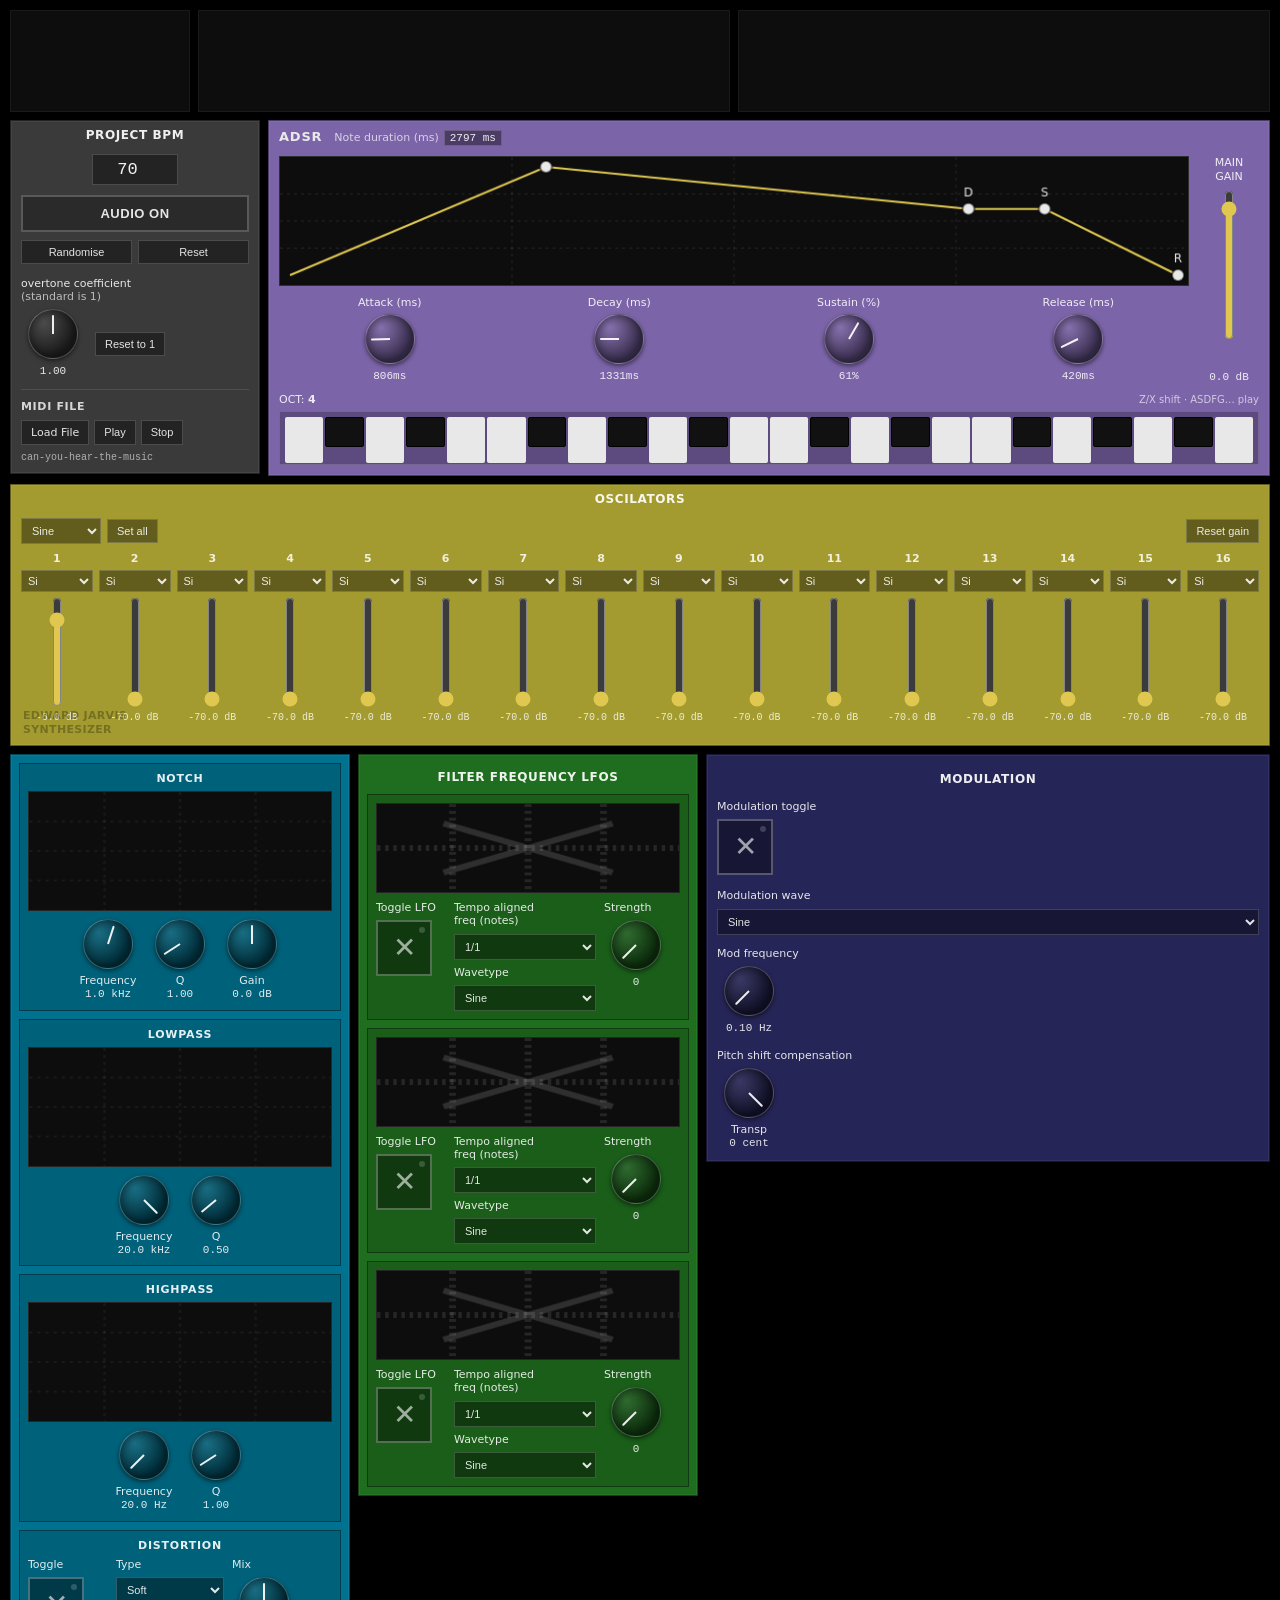
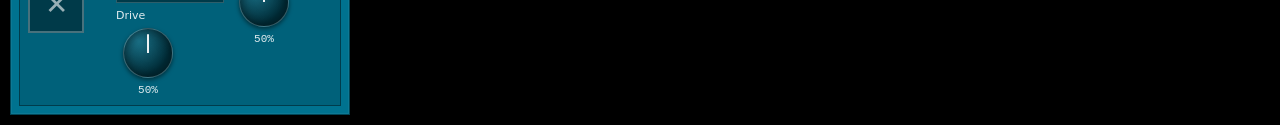
<file: synth/index.html>
<!DOCTYPE html>
<html lang="en">
<head>
  <meta charset="UTF-8" />
  <meta name="viewport" content="width=device-width, initial-scale=1.0" />
  <title>The Synth Moment</title>
  <link rel="icon" href="data:," />
  <link rel="stylesheet" href="styles.css" />
</head>
<body>
  <div id="max-synth" class="max-synth">

    <!-- Top visualizers -->
    <div class="top-row">
      <div class="viz-panel viz-meter">
        <canvas id="meter-canvas" width="180" height="100" aria-label="Output meter"></canvas>
      </div>
      <div class="viz-panel viz-scope">
        <canvas id="scope-canvas" width="400" height="100" aria-label="Oscilloscope"></canvas>
      </div>
      <div class="viz-panel viz-spectrum">
        <canvas id="spectrum-canvas" width="500" height="100" aria-label="Spectrum"></canvas>
      </div>
    </div>

    <!-- Global row: project+midi | adsr+keyboard -->
    <div class="global-row">

      <!-- Project / global controls -->
      <section class="panel panel-project" aria-label="Project controls">
        <div class="panel-title">PROJECT BPM</div>
        <div class="project-bpm-row">
          <input id="bpm" type="number" min="20" max="300" value="120" />
        </div>

        <button id="audio-btn" class="audio-btn" type="button" aria-pressed="false">AUDIO ON</button>

        <div class="project-actions">
          <button id="randomise-btn" class="tiny-btn" type="button">Randomise</button>
          <button id="reset-btn"     class="tiny-btn" type="button">Reset</button>
        </div>

        <div class="project-row">
          <div class="small-label">overtone coefficient<br><span class="small-dim">(standard is 1)</span></div>
          <div class="mini-row">
            <div class="knob" id="overtone-knob" title="Double-click to reset"
              data-min="0" data-max="2" data-step="0.01" data-scale="linear" data-value="1">
              <div class="knob-face"><div class="knob-indicator"></div></div>
              <div class="knob-value" id="overtone-val">1.00</div>
            </div>
            <div class="reset-col">
              <button id="overtone-reset" class="tiny-btn" type="button">Reset to 1</button>
            </div>
          </div>
        </div>

        <!-- MIDI Section -->
        <div class="midi-section">
          <div class="midi-title">MIDI FILE</div>
          <div class="midi-controls">
            <label class="tiny-btn midi-load-btn" tabindex="0" role="button">
              Load File
              <input id="midi-file" type="file" accept=".mid,.midi">
            </label>
            <button id="midi-play" class="tiny-btn" type="button" disabled>Play</button>
            <button id="midi-stop" class="tiny-btn" type="button" disabled>Stop</button>
          </div>
          <div class="midi-status" id="midi-status">No file loaded</div>
        </div>
      </section>

      <!-- ADSR + Main Gain + Keyboard -->
      <section class="panel panel-adsr adsrCard" aria-label="Envelope and gain">

        <div class="adsrHeader">
          <div class="adsrTitle">ADSR</div>
          <div class="note-dur-row">
            <span class="note-dur-label">Note duration (ms)</span>
            <span class="note-dur-val" id="note-duration-val">—</span>
          </div>
        </div>

        <div class="adsrGraph">
          <canvas id="env-canvas" width="640" height="260" aria-label="Envelope editor"></canvas>
        </div>

        <div class="adsrGain" aria-label="Main gain">
          <div class="small-label">MAIN<br>GAIN</div>
          <input id="main-gain" class="v-fader" type="range" min="-70" max="6" step="0.1" value="0"
            aria-label="Main gain" />
          <div class="fader-readout" id="main-gain-val">0.0 dB</div>
        </div>

        <div class="adsrKnobs" aria-label="ADSR controls">
          <div class="adsrKnob">
            <div class="small-label">Attack (ms)</div>
            <div class="knob" id="adsr-attack-knob" title="Double-click to reset"
              data-min="0" data-max="5000" data-step="1" data-scale="linear" data-value="40">
              <div class="knob-face"><div class="knob-indicator"></div></div>
              <div class="knob-value" id="adsr-attack-val">40ms</div>
            </div>
          </div>

          <div class="adsrKnob">
            <div class="small-label">Decay (ms)</div>
            <div class="knob" id="adsr-decay-knob" title="Double-click to reset"
              data-min="0" data-max="8000" data-step="1" data-scale="linear" data-value="180">
              <div class="knob-face"><div class="knob-indicator"></div></div>
              <div class="knob-value" id="adsr-decay-val">180ms</div>
            </div>
          </div>

          <div class="adsrKnob">
            <div class="small-label">Sustain (%)</div>
            <div class="knob" id="adsr-sustain-knob" title="Double-click to reset"
              data-min="0" data-max="100" data-step="1" data-scale="linear" data-value="62">
              <div class="knob-face"><div class="knob-indicator"></div></div>
              <div class="knob-value" id="adsr-sustain-val">62%</div>
            </div>
          </div>

          <div class="adsrKnob">
            <div class="small-label">Release (ms)</div>
            <div class="knob" id="adsr-release-knob" title="Double-click to reset"
              data-min="5" data-max="6000" data-step="1" data-scale="linear" data-value="420">
              <div class="knob-face"><div class="knob-indicator"></div></div>
              <div class="knob-value" id="adsr-release-val">420ms</div>
            </div>
          </div>
        </div>

        <!-- Keyboard lives inside the ADSR panel -->
        <div class="adsr-keys">
          <div class="keys-header">
            <span class="small-label">OCT: <strong id="octave-display">4</strong></span>
            <span class="small-dim">Z/X shift · ASDFG… play</span>
          </div>
          <div id="keyboard" class="keyboard" aria-label="Keyboard"></div>
        </div>

      </section>
    </div>

    <!-- Oscillators: full width -->
    <section class="panel panel-oscs" aria-label="Oscillators">
      <div class="panel-title center">OSCILATORS</div>
      <div class="osc-topbar">
        <div class="set-all">
          <select id="osc-set-all-wave">
            <option value="sine">Sine</option>
            <option value="sawtooth">Sawtooth</option>
            <option value="triangle">Triangle</option>
            <option value="square">Square</option>
          </select>
          <button id="osc-set-all" class="tiny-btn" type="button">Set all</button>
        </div>
        <div class="spacer"></div>
        <button id="osc-reset-gain" class="tiny-btn" type="button">Reset gain</button>
      </div>
      <div id="osc-grid" class="osc-grid"></div>
      <div class="brand">EDWARD JARVIS<br>SYNTHESIZER</div>
    </section>

    <!-- FX row: Filters | Filter LFOs | Modulation -->
    <div class="fx-row">

      <!-- Filters column -->
      <div class="panel panel-filters" aria-label="Filters">

        <div class="filter-block">
          <div class="filter-title">NOTCH</div>
          <canvas id="notch-canvas" width="260" height="120" aria-label="Notch response"></canvas>
          <div class="filter-knobs">
            <div class="knob" id="notch-freq-knob" title="Double-click to reset"
              data-min="20" data-max="20000" data-step="1" data-scale="log" data-value="1000">
              <div class="knob-face"><div class="knob-indicator"></div></div>
              <div class="knob-caption">Frequency</div>
              <div class="knob-value" id="notch-freq-val">1.0 kHz</div>
            </div>
            <div class="knob" id="notch-q-knob" title="Double-click to reset"
              data-min="0.1" data-max="20" data-step="0.1" data-scale="linear" data-value="1">
              <div class="knob-face"><div class="knob-indicator"></div></div>
              <div class="knob-caption">Q</div>
              <div class="knob-value" id="notch-q-val">1.00</div>
            </div>
            <div class="knob" id="notch-gain-knob" title="Double-click to reset"
              data-min="-24" data-max="24" data-step="0.1" data-scale="linear" data-value="0">
              <div class="knob-face"><div class="knob-indicator"></div></div>
              <div class="knob-caption">Gain</div>
              <div class="knob-value" id="notch-gain-val">0.0 dB</div>
            </div>
          </div>
        </div>

        <div class="filter-block">
          <div class="filter-title">LOWPASS</div>
          <canvas id="lp-canvas" width="260" height="120" aria-label="Lowpass response"></canvas>
          <div class="filter-knobs">
            <div class="knob" id="lp-freq-knob" title="Double-click to reset"
              data-min="20" data-max="20000" data-step="1" data-scale="log" data-value="20000">
              <div class="knob-face"><div class="knob-indicator"></div></div>
              <div class="knob-caption">Frequency</div>
              <div class="knob-value" id="lp-freq-val">20.0 kHz</div>
            </div>
            <div class="knob" id="lp-q-knob" title="Double-click to reset"
              data-min="0.1" data-max="20" data-step="0.1" data-scale="linear" data-value="0.5">
              <div class="knob-face"><div class="knob-indicator"></div></div>
              <div class="knob-caption">Q</div>
              <div class="knob-value" id="lp-q-val">0.50</div>
            </div>
          </div>
        </div>

        <div class="filter-block">
          <div class="filter-title">HIGHPASS</div>
          <canvas id="hp-canvas" width="260" height="120" aria-label="Highpass response"></canvas>
          <div class="filter-knobs">
            <div class="knob" id="hp-freq-knob" title="Double-click to reset"
              data-min="20" data-max="20000" data-step="1" data-scale="log" data-value="20">
              <div class="knob-face"><div class="knob-indicator"></div></div>
              <div class="knob-caption">Frequency</div>
              <div class="knob-value" id="hp-freq-val">20 Hz</div>
            </div>
            <div class="knob" id="hp-q-knob" title="Double-click to reset"
              data-min="0.1" data-max="20" data-step="0.1" data-scale="linear" data-value="1">
              <div class="knob-face"><div class="knob-indicator"></div></div>
              <div class="knob-caption">Q</div>
              <div class="knob-value" id="hp-q-val">1.00</div>
            </div>
          </div>
        </div>

        <div class="filter-block dist-block" aria-label="Post-filter distortion">
          <div class="filter-title">DISTORTION</div>
          <div class="dist-controls">
            <div class="dist-col">
              <div class="small-label">Toggle</div>
              <button id="dist-toggle" class="big-toggle" type="button" aria-pressed="false">✕</button>
            </div>
            <div class="dist-col">
              <div class="small-label">Type</div>
              <select id="dist-type">
                <option value="soft" selected>Soft</option>
                <option value="hard">Hard</option>
              </select>
              <div class="small-label">Drive</div>
              <div class="knob" id="dist-drive-knob" title="Double-click to reset"
                data-min="0" data-max="1" data-step="0.01" data-scale="linear" data-value="0.5">
                <div class="knob-face"><div class="knob-indicator"></div></div>
                <div class="knob-value" id="dist-drive-val">50%</div>
              </div>
            </div>
            <div class="dist-col">
              <div class="small-label">Mix</div>
              <div class="knob" id="dist-mix-knob" title="Double-click to reset"
                data-min="0" data-max="1" data-step="0.01" data-scale="linear" data-value="0.5">
                <div class="knob-face"><div class="knob-indicator"></div></div>
                <div class="knob-value" id="dist-mix-val">50%</div>
              </div>
            </div>
          </div>
        </div>

      </div>

      <!-- Filter LFOs column -->
      <div class="panel panel-lfos" aria-label="Filter frequency LFOs">
        <div class="panel-title center">FILTER FREQUENCY LFOS</div>
        <div class="lfo-list">

          <div class="lfo-unit" data-lfo="0">
            <canvas class="lfo-scope" width="260" height="90" aria-label="Notch LFO"></canvas>
            <div class="lfo-controls">
              <div class="lfo-col">
                <div class="small-label">Toggle LFO</div>
                <button class="big-toggle lfo-toggle" type="button" aria-pressed="false">✕</button>
              </div>
              <div class="lfo-col">
                <div class="small-label">Tempo aligned<br>freq (notes)</div>
                <select class="lfo-rate">
                  <option value="4/1">4/1</option>
                  <option value="2/1">2/1</option>
                  <option value="1/1" selected>1/1</option>
                  <option value="1/2">1/2</option>
                  <option value="1/4">1/4</option>
                  <option value="1/8">1/8</option>
                  <option value="1/16">1/16</option>
                </select>
                <div class="small-label">Wavetype</div>
                <select class="lfo-wave">
                  <option value="sine">Sine</option>
                  <option value="sawtooth">Sawtooth</option>
                  <option value="triangle">Triangle</option>
                  <option value="square">Square</option>
                </select>
              </div>
              <div class="lfo-col">
                <div class="small-label">Strength</div>
                <div class="knob lfo-strength" title="Double-click to reset"
                  data-min="0" data-max="3000" data-step="1" data-scale="linear" data-value="0">
                  <div class="knob-face"><div class="knob-indicator"></div></div>
                  <div class="knob-value">0</div>
                </div>
              </div>
            </div>
          </div>

          <div class="lfo-unit" data-lfo="1">
            <canvas class="lfo-scope" width="260" height="90" aria-label="Lowpass LFO"></canvas>
            <div class="lfo-controls">
              <div class="lfo-col">
                <div class="small-label">Toggle LFO</div>
                <button class="big-toggle lfo-toggle" type="button" aria-pressed="false">✕</button>
              </div>
              <div class="lfo-col">
                <div class="small-label">Tempo aligned<br>freq (notes)</div>
                <select class="lfo-rate">
                  <option value="4/1">4/1</option>
                  <option value="2/1">2/1</option>
                  <option value="1/1" selected>1/1</option>
                  <option value="1/2">1/2</option>
                  <option value="1/4">1/4</option>
                  <option value="1/8">1/8</option>
                  <option value="1/16">1/16</option>
                </select>
                <div class="small-label">Wavetype</div>
                <select class="lfo-wave">
                  <option value="sine">Sine</option>
                  <option value="sawtooth">Sawtooth</option>
                  <option value="triangle">Triangle</option>
                  <option value="square">Square</option>
                </select>
              </div>
              <div class="lfo-col">
                <div class="small-label">Strength</div>
                <div class="knob lfo-strength" title="Double-click to reset"
                  data-min="0" data-max="3000" data-step="1" data-scale="linear" data-value="0">
                  <div class="knob-face"><div class="knob-indicator"></div></div>
                  <div class="knob-value">0</div>
                </div>
              </div>
            </div>
          </div>

          <div class="lfo-unit" data-lfo="2">
            <canvas class="lfo-scope" width="260" height="90" aria-label="Highpass LFO"></canvas>
            <div class="lfo-controls">
              <div class="lfo-col">
                <div class="small-label">Toggle LFO</div>
                <button class="big-toggle lfo-toggle" type="button" aria-pressed="false">✕</button>
              </div>
              <div class="lfo-col">
                <div class="small-label">Tempo aligned<br>freq (notes)</div>
                <select class="lfo-rate">
                  <option value="4/1">4/1</option>
                  <option value="2/1">2/1</option>
                  <option value="1/1" selected>1/1</option>
                  <option value="1/2">1/2</option>
                  <option value="1/4">1/4</option>
                  <option value="1/8">1/8</option>
                  <option value="1/16">1/16</option>
                </select>
                <div class="small-label">Wavetype</div>
                <select class="lfo-wave">
                  <option value="sine">Sine</option>
                  <option value="sawtooth">Sawtooth</option>
                  <option value="triangle">Triangle</option>
                  <option value="square">Square</option>
                </select>
              </div>
              <div class="lfo-col">
                <div class="small-label">Strength</div>
                <div class="knob lfo-strength" title="Double-click to reset"
                  data-min="0" data-max="3000" data-step="1" data-scale="linear" data-value="0">
                  <div class="knob-face"><div class="knob-indicator"></div></div>
                  <div class="knob-value">0</div>
                </div>
              </div>
            </div>
          </div>

        </div>
      </div>

      <!-- Modulation column -->
      <section class="panel panel-mod" aria-label="Modulation">
        <div class="panel-title center">MODULATION</div>
        <div class="mod-grid">
          <div class="mod-block">
            <div class="small-label">Modulation toggle</div>
            <button id="mod-toggle" class="big-toggle" type="button" aria-pressed="false">✕</button>
          </div>
          <div class="mod-block">
            <div class="small-label">Modulation wave</div>
            <select id="mod-wave">
              <option value="sine">Sine</option>
              <option value="sawtooth">Sawtooth</option>
              <option value="triangle">Triangle</option>
              <option value="square">Square</option>
            </select>
            <div class="small-label" style="margin-top:6px">Mod frequency</div>
            <div class="knob" id="mod-freq-knob" title="Double-click to reset"
              data-min="0.1" data-max="5000" data-step="0.01" data-scale="log" data-value="0.1">
              <div class="knob-face"><div class="knob-indicator"></div></div>
              <div class="knob-value" id="mod-freq-val">0.10 Hz</div>
            </div>
          </div>
          <div class="mod-block">
            <div class="small-label">Pitch shift compensation</div>
            <div class="mod-knobs">
              <div>
                <div class="knob" id="pitch-comp-knob" title="Double-click to reset"
                  data-min="-2400" data-max="0" data-step="1" data-scale="linear" data-value="0">
                  <div class="knob-face"><div class="knob-indicator"></div></div>
                  <div class="knob-caption">Transp</div>
                  <div class="knob-value" id="pitch-comp-val">0 cent</div>
                </div>
              </div>
            </div>
          </div>
        </div>
      </section>

    </div>

  </div>

  <script src="engine.js"></script>
  <script src="app.js"></script>
</body>
</html>
</file>
<file: synth/styles.css>
/* The Synth Moment - Max-like UI skin */

* { box-sizing: border-box; margin: 0; padding: 0; }

:root {
  --bg: #000;
  --ink: #e9e9e9;
  --dim: rgba(255,255,255,0.65);
  --panel-border: rgba(0,0,0,0.40);

  --project: #3a3a3a;
  --adsr: #7c64a9;
  --osc: #a39b2f;
  --mod: #262557;
  --filters: #00728f;
  --lfos: #1f6e1f;

  --canvas-bg: #0d0d0d;
  --canvas-grid: rgba(255,255,255,0.10);
  --trace: #e0c850;

  --font-mono: ui-monospace, 'Courier New', monospace;
}

html, body {
  width: 100%;
  height: auto;
  background: var(--bg);
  color: var(--ink);
  font-family: ui-sans-serif, system-ui, -apple-system, 'Helvetica Neue', Arial, sans-serif;
  font-size: 13px;
}

/* Scrollbars */
::-webkit-scrollbar { width: 6px; height: 6px; }
::-webkit-scrollbar-track { background: #111; }
::-webkit-scrollbar-thumb { background: #444; border-radius: 3px; }
::-webkit-scrollbar-thumb:hover { background: #555; }

.max-synth {
  width: 100%;
  max-width: 1440px;
  margin: 0 auto;
  padding: 10px;
  display: grid;
  gap: 8px;
}

/* ===== Top visualizer row ===== */
.top-row {
  display: grid;
  grid-template-columns: 180px minmax(200px, 1fr) minmax(300px, 1fr);
  gap: 8px;
}

.viz-panel {
  background: #050505;
  border: 1px solid #1a1a1a;
  box-shadow: inset 0 0 0 1px rgba(255,255,255,0.03);
  overflow: hidden;
}
.viz-panel canvas { display: block; width: 100%; height: 100px; }

/* ===== Global row: project | adsr ===== */
.global-row {
  display: grid;
  grid-template-columns: 250px 1fr;
  gap: 8px;
  align-items: start;
}

/* ===== FX row: filters | lfos | modulation ===== */
.fx-row {
  display: grid;
  grid-template-columns: minmax(260px, 340px) minmax(260px, 340px) minmax(200px, 1fr);
  gap: 8px;
  align-items: start;
}

.panel {
  border: 1px solid var(--panel-border);
  box-shadow: inset 0 0 0 1px rgba(255,255,255,0.05);
  overflow: hidden;
}

.panel-title {
  font-weight: 800;
  letter-spacing: 0.05em;
  text-transform: uppercase;
  padding: 7px 12px 6px;
  font-size: 12px;
  color: rgba(255,255,255,0.92);
}
.panel-title.center { text-align: center; }

.small-label {
  font-size: 11px;
  line-height: 1.2;
  color: rgba(255,255,255,0.88);
  user-select: none;
}
.small-dim { color: var(--dim); font-size: 11px; }

/* ===== Buttons ===== */
.tiny-btn {
  background: rgba(0,0,0,0.40);
  border: 1px solid rgba(255,255,255,0.18);
  color: rgba(255,255,255,0.88);
  padding: 5px 9px;
  font-size: 11px;
  cursor: pointer;
  transition: background 0.1s, border-color 0.1s;
  white-space: nowrap;
}
.tiny-btn:hover { background: rgba(0,0,0,0.60); border-color: rgba(255,255,255,0.28); }
.tiny-btn:active { background: rgba(0,0,0,0.75); }

.big-toggle {
  width: 56px;
  height: 56px;
  font-size: 28px;
  line-height: 1;
  display: grid;
  place-items: center;
  border: 2px solid rgba(255,255,255,0.28);
  background: rgba(0,0,0,0.40);
  color: rgba(255,255,255,0.60);
  cursor: pointer;
  position: relative;
  transition: background 0.12s, border-color 0.12s, color 0.12s;
  user-select: none;
}
/* LED indicator dot */
.big-toggle::after {
  content: '';
  position: absolute;
  top: 5px;
  right: 5px;
  width: 6px;
  height: 6px;
  border-radius: 50%;
  background: rgba(255,255,255,0.18);
  transition: background 0.12s, box-shadow 0.12s;
}
.big-toggle.on {
  background: rgba(0,0,0,0.20);
  color: rgba(255,255,255,0.95);
  border-color: rgba(255,255,255,0.55);
}
.big-toggle.on::after {
  background: #3ddc84;
  box-shadow: 0 0 6px 1px rgba(61,220,132,0.7);
}

/* ===== Inputs & selects ===== */
input[type="number"] {
  width: 86px;
  font-size: 17px;
  padding: 5px 8px;
  background: rgba(0,0,0,0.40);
  border: 1px solid rgba(255,255,255,0.18);
  color: rgba(255,255,255,0.95);
  text-align: center;
  font-family: var(--font-mono);
}
input[type="number"]:focus { outline: 1px solid rgba(255,255,255,0.38); }

select {
  background: rgba(0,0,0,0.40);
  border: 1px solid rgba(255,255,255,0.18);
  color: rgba(255,255,255,0.88);
  padding: 5px 6px;
  font-size: 11px;
  cursor: pointer;
}
select:focus { outline: 1px solid rgba(255,255,255,0.38); }
select:hover { border-color: rgba(255,255,255,0.28); }

/* ===== Vertical faders ===== */
.v-fader {
  writing-mode: vertical-lr;
  direction: rtl;
  -webkit-appearance: slider-vertical;
  width: 26px;
  height: 110px;
  accent-color: var(--trace);
  cursor: ns-resize;
  padding: 0;
  margin: 0;
  flex-shrink: 0;
}

.fader-readout {
  font-size: 11px;
  font-family: var(--font-mono);
  font-variant-numeric: tabular-nums;
  color: rgba(255,255,255,0.88);
  text-align: center;
}

/* ===== Knobs ===== */
.knob {
  width: 64px;
  user-select: none;
  -webkit-user-select: none;
  touch-action: none;
  text-align: center;
  cursor: ns-resize;
}
.knob-face {
  width: 50px;
  height: 50px;
  border-radius: 50%;
  margin: 0 auto 5px;
  background: radial-gradient(ellipse at 30% 25%, rgba(255,255,255,0.10), rgba(0,0,0,0.55) 70%);
  border: 1px solid rgba(255,255,255,0.22);
  position: relative;
  box-shadow:
    inset 0 0 12px rgba(0,0,0,0.50),
    0 2px 4px rgba(0,0,0,0.50);
  transition: border-color 0.1s;
}
.knob:hover .knob-face {
  border-color: rgba(255,255,255,0.40);
  box-shadow:
    inset 0 0 12px rgba(0,0,0,0.50),
    0 2px 6px rgba(0,0,0,0.60),
    0 0 0 1px rgba(255,255,255,0.10);
}
.knob-indicator {
  position: absolute;
  left: 50%;
  top: 50%;
  width: 2px;
  height: 19px;
  background: rgba(255,255,255,0.92);
  transform-origin: 50% 100%;
  transform: translate(-50%, -100%) rotate(var(--angle, -135deg));
  border-radius: 1px 1px 0 0;
}
.knob-caption {
  font-size: 11px;
  color: rgba(255,255,255,0.88);
  margin-top: 2px;
  line-height: 1.2;
}
.knob-value {
  font-size: 11px;
  font-family: var(--font-mono);
  font-variant-numeric: tabular-nums;
  color: rgba(255,255,255,0.88);
  line-height: 1.3;
}

/* ===== Panel colors ===== */
.panel-project { background: var(--project); padding-bottom: 10px; }
.panel-adsr    { background: var(--adsr); }
.panel-oscs    { background: var(--osc); padding-bottom: 14px; position: relative; }
.panel-mod     { background: var(--mod); padding: 10px; }
.panel-filters { background: var(--filters); padding: 8px; display: grid; gap: 8px; }
.panel-lfos    { background: var(--lfos); padding: 8px; }

/* ===== Project panel ===== */
.panel-project .panel-title { text-align: center; }

.project-bpm-row {
  padding: 6px 10px;
  display: flex;
  justify-content: center;
}

.audio-btn {
  width: calc(100% - 20px);
  margin: 4px 10px 8px;
  padding: 9px 10px;
  background: rgba(0,0,0,0.28);
  border: 2px solid rgba(255,255,255,0.22);
  color: rgba(255,255,255,0.88);
  font-size: 13px;
  font-weight: 800;
  letter-spacing: 0.04em;
  text-transform: uppercase;
  cursor: pointer;
  transition: background 0.1s, border-color 0.1s;
}
.audio-btn:hover { background: rgba(0,0,0,0.40); }
.audio-btn.on {
  background: rgba(0,0,0,0.12);
  border-color: rgba(255,255,255,0.55);
  color: #fff;
}

.project-actions {
  margin: 0 10px 8px;
  display: grid;
  grid-template-columns: 1fr 1fr;
  gap: 6px;
}
.project-actions .tiny-btn { width: 100%; text-align: center; }

.project-row { padding: 5px 10px 0; }
.mini-row { display: flex; align-items: center; gap: 10px; margin-top: 6px; }
.reset-col { display: flex; align-items: center; }

/* ===== MIDI section ===== */
.midi-section {
  margin: 10px 10px 0;
  padding-top: 10px;
  border-top: 1px solid rgba(255,255,255,0.10);
}

.midi-title {
  font-size: 11px;
  font-weight: 800;
  letter-spacing: 0.06em;
  text-transform: uppercase;
  color: rgba(255,255,255,0.80);
  margin-bottom: 7px;
}

.midi-controls {
  display: flex;
  gap: 5px;
  flex-wrap: wrap;
}

.midi-load-btn {
  display: inline-block;
  cursor: pointer;
}

.midi-load-btn input[type="file"] {
  display: none;
}

.midi-status {
  margin-top: 7px;
  font-size: 10px;
  font-family: var(--font-mono);
  color: rgba(255,255,255,0.60);
  white-space: nowrap;
  overflow: hidden;
  text-overflow: ellipsis;
  max-width: 100%;
}

.midi-status.playing {
  color: #3ddc84;
}

.midi-status.error {
  color: #ff6b6b;
}

/* ===== ADSR panel ===== */
.adsrCard {
  display: grid;
  grid-template-columns: 1fr 60px;
  grid-template-rows: auto auto auto auto;
  gap: 10px;
  padding: 8px 10px 10px;
}

.adsrHeader {
  grid-column: 1 / -1;
  display: flex;
  align-items: baseline;
  flex-wrap: wrap;
  gap: 12px;
}

.adsrTitle {
  font-weight: 900;
  font-size: 13px;
  letter-spacing: 0.06em;
  text-transform: uppercase;
}

.note-dur-row {
  display: flex;
  align-items: center;
  gap: 5px;
}
.note-dur-label {
  font-size: 11px;
  color: rgba(255,255,255,0.70);
}
.note-dur-val {
  background: rgba(0,0,0,0.40);
  border: 1px solid rgba(255,255,255,0.18);
  padding: 1px 5px;
  font-family: var(--font-mono);
  font-size: 11px;
  color: rgba(255,255,255,0.92);
  min-width: 52px;
  text-align: right;
}

/* ADSR graph: row 2, col 1 */
.adsrGraph {
  grid-column: 1;
  grid-row: 2;
  height: 130px;
  min-width: 0;
}
.adsrGraph canvas {
  width: 100%;
  height: 100%;
  background: var(--canvas-bg);
  border: 1px solid rgba(255,255,255,0.14);
  display: block;
  touch-action: none;
  cursor: crosshair;
}

/* Main gain: col 2, rows 2-3 */
.adsrGain {
  grid-column: 2;
  grid-row: 2 / span 2;
  align-self: stretch;
  display: grid;
  grid-template-rows: auto 1fr auto;
  gap: 6px;
  justify-items: center;
  text-align: center;
}
.adsrGain .small-label { text-align: center; line-height: 1.3; }
.adsrGain .v-fader { height: 150px; }

/* ADSR knobs: row 3, col 1 */
.adsrKnobs {
  grid-column: 1;
  grid-row: 3;
  display: grid;
  grid-template-columns: repeat(4, minmax(0, 1fr));
  gap: 8px;
}
.adsrKnob { display: grid; gap: 5px; align-content: start; justify-items: center; }

/* Keyboard: row 4, full width */
.adsr-keys {
  grid-column: 1 / -1;
  grid-row: 4;
}

.keys-header {
  display: flex;
  align-items: center;
  justify-content: space-between;
  padding: 0 0 5px;
}
.keys-header .small-label { font-size: 11px; }
.keys-header .small-dim  { font-size: 10px; }

/* ===== Keyboard ===== */
.keyboard {
  height: 54px;
  display: grid;
  grid-template-columns: repeat(24, 1fr);
  gap: 2px;
  background: rgba(0,0,0,0.25);
  padding: 5px 5px 0;
  border: 1px solid rgba(255,255,255,0.15);
  align-items: start;
  overflow: hidden;
}

.key {
  position: relative;
  border-radius: 2px;
  cursor: pointer;
  user-select: none;
  transition: background 0.04s;
}
.key-white {
  background: #e8e8e8;
  height: 46px;
}
.key-white:hover { background: #f5f5f5; }
.key-black {
  background: #111;
  height: 30px;
  z-index: 2;
  border: 1px solid #000;
}
.key-black:hover { background: #2a2a2a; }
.key.active.key-white { background: var(--trace); }
.key.active.key-black { background: #b8922c; }

/* ===== Oscillators ===== */
.osc-topbar {
  display: flex;
  align-items: center;
  gap: 8px;
  padding: 6px 10px 8px;
  flex-wrap: wrap;
}
.osc-topbar .spacer { flex: 1; }
.set-all { display: flex; align-items: center; gap: 6px; }

.osc-grid {
  display: grid;
  grid-template-columns: repeat(16, minmax(0, 1fr));
  gap: 8px 6px;
  padding: 0 10px 8px;
}

.osc {
  display: grid;
  gap: 5px;
  align-items: start;
  justify-items: center;
}
.osc .osc-wave { width: 100%; font-size: 11px; padding: 3px 2px; }
.osc .osc-gain { height: 110px; }
.osc .osc-label { font-size: 11px; font-weight: 800; color: rgba(255,255,255,0.85); }
.osc .osc-db {
  font-size: 10px;
  font-family: var(--font-mono);
  font-variant-numeric: tabular-nums;
  color: rgba(255,255,255,0.80);
}

.brand {
  position: absolute;
  left: 12px;
  bottom: 8px;
  font-weight: 900;
  font-size: 11px;
  letter-spacing: 0.03em;
  color: rgba(0,0,0,0.28);
  text-transform: uppercase;
  line-height: 1.3;
  pointer-events: none;
}

/* ===== Filters ===== */
.filter-block {
  background: rgba(0,0,0,0.15);
  border: 1px solid rgba(0,0,0,0.38);
  padding: 8px;
}
.filter-title {
  text-align: center;
  font-weight: 900;
  font-size: 11px;
  letter-spacing: 0.07em;
  text-transform: uppercase;
  margin-bottom: 6px;
  color: rgba(255,255,255,0.90);
}
.filter-block canvas {
  width: 100%;
  height: 120px;
  background: var(--canvas-bg);
  border: 1px solid rgba(255,255,255,0.10);
  display: block;
}
.filter-knobs {
  display: flex;
  gap: 8px;
  justify-content: center;
  padding-top: 8px;
  flex-wrap: wrap;
}

.dist-controls {
  display: grid;
  grid-template-columns: 80px 1fr 100px;
  gap: 8px;
  align-items: start;
}
.dist-col { display: grid; gap: 6px; align-content: start; }
.dist-col select { width: 100%; }

/* ===== LFOs ===== */
.panel-lfos .panel-title { margin-bottom: 4px; }
.lfo-list { display: grid; gap: 8px; }

.lfo-unit {
  background: rgba(0,0,0,0.15);
  border: 1px solid rgba(0,0,0,0.38);
  padding: 8px;
}
.lfo-scope {
  width: 100%;
  height: 90px;
  background: var(--canvas-bg);
  border: 1px solid rgba(255,255,255,0.10);
  display: block;
  margin-bottom: 8px;
}
.lfo-controls {
  display: grid;
  grid-template-columns: 70px 1fr 76px;
  gap: 8px;
  align-items: start;
}
.lfo-col { display: grid; gap: 6px; }
.lfo-col select { width: 100%; font-size: 11px; }

/* ===== Modulation ===== */
.panel-mod .panel-title { margin-bottom: 8px; }
.mod-grid {
  display: grid;
  grid-template-columns: 1fr;
  gap: 14px;
  align-items: start;
}
.mod-block { display: grid; gap: 6px; }
.mod-knobs { display: flex; gap: 10px; align-items: flex-start; flex-wrap: wrap; }

/* ===== Responsive ===== */
@media (max-width: 1200px) {
  .fx-row { grid-template-columns: 1fr 1fr; }
  .panel-mod { grid-column: 1 / -1; }
  .panel-mod .mod-grid { grid-template-columns: repeat(3, 1fr); }
}

@media (max-width: 1000px) {
  .top-row { grid-template-columns: 180px 1fr; }
  .viz-spectrum { grid-column: 1 / -1; }
  .global-row { grid-template-columns: 1fr; }
  .osc-grid { grid-template-columns: repeat(8, minmax(0, 1fr)); }
  .fx-row { grid-template-columns: 1fr; }
  .panel-mod .mod-grid { grid-template-columns: repeat(3, 1fr); }
}

@media (max-width: 600px) {
  .osc-grid { grid-template-columns: repeat(4, minmax(0, 1fr)); }
  .panel-mod .mod-grid { grid-template-columns: 1fr 1fr; }
  .adsrKnobs { grid-template-columns: repeat(2, minmax(0, 1fr)); }
}
</file>
